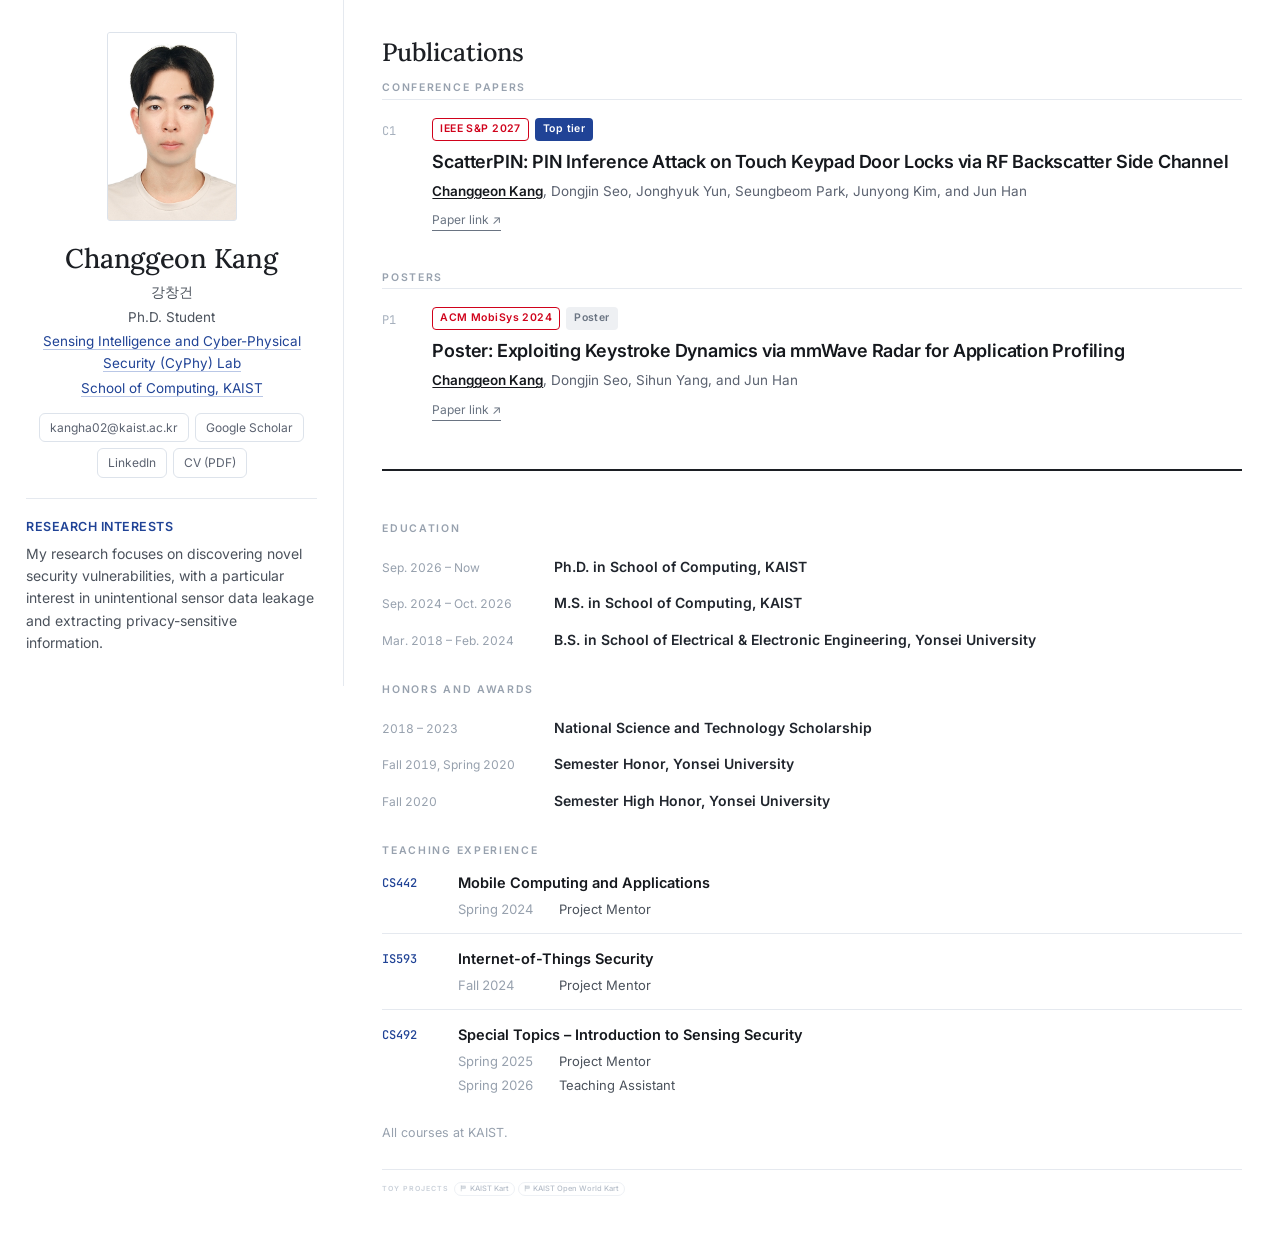
<file: index.html>
<!doctype html>
<html lang="en">
<head>
<meta charset="utf-8">
<meta name="viewport" content="width=device-width, initial-scale=1">
<title>Changgeon Kang</title>
<meta name="description" content="Changgeon Kang is a Ph.D. student in the CyPhy Lab, School of Computing, KAIST, working on cyber-physical system security and sensing systems.">
<meta name="author" content="Changgeon Kang">
<link rel="canonical" href="https://changgeonkang.github.io/">

<meta property="og:type" content="profile">
<meta property="og:title" content="Changgeon Kang">
<meta property="og:description" content="Ph.D. Student, CyPhy Lab, School of Computing, KAIST. Cyber-Physical System (CPS) Security and Sensing Systems.">
<meta property="og:url" content="https://changgeonkang.github.io/">
<meta property="og:image" content="https://changgeonkang.github.io/photo.jpg">
<meta name="twitter:card" content="summary">

<!-- An empty icon rather than no icon at all: with the tag removed the
     browser falls back to requesting /favicon.ico and draws its own
     generic glyph, which is the thing being removed here. -->
<link rel="icon" href="data:,">

<link rel="preconnect" href="https://fonts.googleapis.com">
<link rel="preconnect" href="https://fonts.gstatic.com" crossorigin>
<link rel="stylesheet" href="https://fonts.googleapis.com/css2?family=Lora:ital,wght@0,400;0,500;0,600;1,400&family=Inter:wght@300;400;500;600;700&family=JetBrains+Mono:wght@400;500&display=swap">

<!-- Tells search engines which person this page is about, and which other
     profiles are the same person, so the page can be tied to the Scholar
     and LinkedIn records rather than floating on its own. -->
<script type="application/ld+json">
{
  "@context": "https://schema.org",
  "@type": "Person",
  "name": "Changgeon Kang",
  "alternateName": "강창건",
  "url": "https://changgeonkang.github.io/",
  "image": "https://changgeonkang.github.io/photo.jpg",
  "email": "mailto:kangha02@kaist.ac.kr",
  "jobTitle": "Ph.D. Student",
  "worksFor": {
    "@type": "CollegeOrUniversity",
    "name": "KAIST",
    "department": "School of Computing",
    "url": "https://cs.kaist.ac.kr/"
  },
  "affiliation": {
    "@type": "ResearchOrganization",
    "name": "Sensing Intelligence and Cyber-Physical Security (CyPhy) Lab",
    "url": "https://www.cyphy.kaist.ac.kr/home"
  },
  "alumniOf": {
    "@type": "CollegeOrUniversity",
    "name": "Yonsei University"
  },
  "knowsAbout": [
    "Cyber-Physical System Security",
    "Sensing Systems",
    "RF Backscatter",
    "Side-Channel Attacks",
    "mmWave Radar"
  ],
  "sameAs": [
    "https://scholar.google.com/citations?user=AHf7iZIAAAAJ",
    "https://www.linkedin.com/in/changgeon-kang/",
    "https://github.com/ChanggeonKang"
  ]
}
</script>

<style>
:root{color-scheme:light}
*,*::before,*::after{box-sizing:border-box}
html{-webkit-text-size-adjust:100%}
body{margin:0;background:#fff;font-family:Inter,system-ui,-apple-system,sans-serif}
img{max-width:100%}
a:focus-visible{outline:2px solid #204396;outline-offset:2px}

/* ---------- page ---------- */
.pg{background:#fff;color:#1c1f24;line-height:1.6;font-family:Inter,sans-serif;
  --accent:#204396;--rule:#e5e9ef;--dim:#97a1ae;--body:#4b525c;--head:#15181d;--chip:#e8f6fc}
.bdg{display:inline-flex;align-items:center;font-size:10.5px;font-weight:600;letter-spacing:.04em;
  border-radius:4px;padding:3px 8px;white-space:nowrap}
/* venue badge: white fill, so the border is what keeps it reading as a badge */
.bdg-v{background:#fff;color:#d0021b;border:1px solid #d0021b;padding:2px 7px}
.bdg-s{background:#eef0f3;color:#6a7482}
/* rank badge: solid site blue, so it reads as a grade rather than a status */
.bdg-tier{background:#204396;color:#fff}
.bdg-row{display:flex;gap:6px;flex-wrap:wrap;margin-bottom:9px}
.doi{font-size:12px;text-decoration:none;color:#6a7482;border-bottom:1px solid currentColor;
  padding-bottom:1px}
.doi:hover{color:#204396}

.pg h1{font-family:Lora,Georgia,serif;font-size:27px;font-weight:500;margin:0 0 2px;
  letter-spacing:-.01em}
.pg .kr{font-size:13px;color:#8d939c;margin:0 0 8px}
.pg .idtext p,.pg .who p{font-size:13.5px;color:#4b525c;margin:0 0 3px}
.pg a.id{color:#204396;text-decoration:none;border-bottom:1px solid #b9c7e6}
.pg a.id:hover{border-color:#204396}
.pg .links{margin-top:11px;display:flex;gap:6px;flex-wrap:wrap}
.pg .links a,.pg .links button{font-size:12px;color:#5b6270;text-decoration:none;
  border:1px solid #dde3eb;border-radius:6px;padding:4px 10px;background:#fff;
  font-family:inherit;line-height:inherit}
.pg .links a:hover,.pg .links button:hover{border-color:#204396;color:#204396}
.pg .links button:focus-visible{outline:2px solid #204396;outline-offset:2px}
/* The address is shown in full and copies on click. It is a button, not a
   mailto link, so nothing ever hands the visitor off to a mail client. If
   the copy fails the address is still on screen to select by hand. */
.pg .links button.copy-mail{cursor:copy}
.pg .links button.copied{border-color:#2f6f4e;color:#2f6f4e;background:#f2f8f4}
.pg .what b{display:block;color:#204396;font-size:12.5px;letter-spacing:.04em;text-transform:uppercase;
  margin-bottom:6px;font-weight:600}
.pg .what{font-size:14px;color:#4b525c}

.pg .idrow{display:grid;grid-template-columns:116px minmax(0,380px);gap:22px;align-items:start}
.pg .photo{position:relative;aspect-ratio:390/567;border:1px solid #dde3eb;border-radius:3px;
  background:#f3f5f8;overflow:hidden}
.pg .photo img{position:absolute;inset:0;width:100%;height:100%;object-fit:cover;display:block}
.pg .idtext{min-width:0}

.pg h2.sec{font-family:Lora,Georgia,serif;font-size:25px;font-weight:500;margin:0 0 6px}
.pg h3{font-size:10.5px;font-weight:600;letter-spacing:.16em;text-transform:uppercase;
  color:#97a1ae;margin:22px 0 11px}
.pg .pub{display:grid;grid-template-columns:34px 1fr;gap:16px;padding:18px 0;
  border-top:1px solid #e5e9ef}
.pg .pub .n{font-family:"JetBrains Mono",monospace;font-size:12px;color:#a6b0bd;padding-top:4px}
.pg .pub .t{font-size:18px;font-weight:600;line-height:1.34;color:#15181d;margin-bottom:7px;
  letter-spacing:-.011em}
.pg .pub .au{font-size:13.5px;color:#5b6270;line-height:1.5}
.pg .pub .au b{color:#15181d;font-weight:600;text-decoration:underline;text-underline-offset:2px}
.pg .pub .doi{display:inline-block;margin-top:9px}
/* publications are split by type, so a poster is never mistaken for a
   full paper; the heading carries the distinction, not the entry styling */
.pg .grouphead{font-size:10.5px;font-weight:600;letter-spacing:.16em;text-transform:uppercase;
  color:#97a1ae;margin:20px 0 2px}
.pg .grouphead:first-child{margin-top:8px}
.pg .rec{display:flex;gap:14px;padding:7px 0;font-size:14px}
.pg .rec .yr{font-size:12px;color:#97a1ae;flex:none;width:158px;font-variant-numeric:tabular-nums;
  padding-top:2px}
.pg .rec .ti{color:#20252d;font-weight:600}
.eB{display:flex;flex-direction:column}
.eB .crow{display:flex;gap:16px;padding:13px 0;border-top:1px solid var(--rule)}
.eB .crow:first-child{border-top:0;padding-top:0}
.eB .ccode{font-family:"JetBrains Mono",monospace;font-size:12px;font-weight:500;flex:none;
  width:60px;color:var(--accent);padding-top:3px}
.eB .cname{font-size:14.5px;font-weight:600;color:var(--head);margin-bottom:5px}
.eB .croles{display:flex;flex-direction:column;gap:3px}
.eB .crole{font-size:13px;color:var(--body);display:flex;gap:9px}
.eB .crole em{font-style:normal;color:var(--dim);font-variant-numeric:tabular-nums;flex:none;width:92px}
.enote{font-size:12.5px;color:var(--dim);margin:14px 0 0}
/* Toy projects: real buttons, but smaller and greyer than the profile
   links, set apart from the CV content by a hairline at the very end */
.kc-main{margin-top:26px;padding-top:12px;border-top:1px solid var(--rule)}
.kc-row{display:flex;gap:3px;flex-wrap:wrap;align-items:center}
.kc-lbl{font-size:7px;font-weight:600;letter-spacing:.14em;text-transform:uppercase;color:#c9d0d9;
  margin-right:2px}
.kc{display:inline-flex;align-items:center;gap:3px;font-size:7.5px;font-weight:500;color:#b6bec9;
  text-decoration:none;border:1px solid #eef1f5;border-radius:999px;padding:0 5px;background:#fff;
  transition:color .15s,border-color .15s}
.kc:hover{color:#204396;border-color:#204396}
.kc .flag{width:6.5px;height:6.5px;flex:none}

/* ---------- layout: identity rail on wide screens, header when narrow ---------- */
/* Above 900px the identity is a sticky rail on the left and the content
   scrolls beside it. Below that the rail folds into a full-width header,
   portrait beside the identity lines rather than stacked above them. */
.optD .shell{max-width:1560px;margin-inline:auto;display:grid;
  grid-template-columns:344px minmax(0,1fr);gap:0}
.optD .rail{background:#fff;border-right:1px solid #e5e9ef;padding:32px 26px;
  position:sticky;top:0;align-self:start}
.optD .rail .idrow{grid-template-columns:1fr;gap:16px}
.optD .rail .photo{width:130px}
.optD .rail .what{margin-top:20px;padding-top:18px;border-top:1px solid #e5e9ef}
.optD .main{padding:32px clamp(20px,3vw,40px) 52px;min-width:0}
.optD .main > section + section{margin-top:30px;padding-top:26px;border-top:2px solid #1c1f24}
.optD .measure{max-width:940px}
.optD h3{margin-top:24px}
.optD section > h3:first-of-type{margin-top:14px}

/* In the rail the portrait sits above the name, so centring the identity is
   what makes their centres line up: left-aligned, the 130px photo sits 40px
   left of the 210px name's centre. Only the identity centres — the research
   statement stays left-aligned, since centred body copy loses its left edge
   and gets harder to read line to line. */
@media(min-width:901px){
  .optD .rail .railid{text-align:center}
  .optD .rail .photo{margin-inline:auto}
  .optD .rail .links{justify-content:center}
}

@media(max-width:900px){
  .optD .shell{grid-template-columns:1fr}
  .optD .rail{position:static;border-right:0;border-bottom:2px solid #1c1f24;
    padding-block:28px;padding-inline:clamp(20px,4vw,40px)}
  .optD .railinner{display:flex;gap:26px;align-items:flex-start;flex-wrap:wrap}
  .optD .railid{flex:1 1 430px;min-width:0}
  .optD .rail .idrow{grid-template-columns:116px minmax(0,380px);gap:22px}
  .optD .rail .photo{width:auto}
  .optD .rail .what{flex:1 1 300px;min-width:0;margin-top:0;padding-top:0;border-top:0;
    border-left:2px solid #1c1f24;padding-left:20px}
  .optD .main{padding-inline:clamp(20px,4vw,40px)}
}
@media(max-width:560px){
  .optD .rail .idrow{grid-template-columns:88px minmax(0,1fr);gap:16px}
}

@media (prefers-reduced-motion: reduce){*{transition:none!important;animation:none!important}}
</style>
</head>
<body>
<div class="pg optD"><div class="shell"><aside class="rail"><div class="railinner"><div class="railid"><div class="idrow"><div class="photo"><img src="photo.jpg" alt="Portrait of Changgeon Kang"></div><div class="idtext"><h1>Changgeon Kang</h1><p class="kr">강창건</p><p>Ph.D. Student</p><p><a class="id" href="https://www.cyphy.kaist.ac.kr/home" target="_blank" rel="noopener noreferrer">Sensing Intelligence and Cyber-Physical Security (CyPhy)&nbsp;Lab</a></p><p><a class="id" href="https://cs.kaist.ac.kr/" target="_blank" rel="noopener noreferrer">School of Computing, KAIST</a></p></div></div><div class="links"><button type="button" class="copy-mail" data-mail="kangha02@kaist.ac.kr" title="Click to copy"><span class="lbl-text">kangha02@kaist.ac.kr</span></button><a class="id" href="https://scholar.google.com/citations?user=AHf7iZIAAAAJ" target="_blank" rel="noopener noreferrer">Google Scholar</a><a class="id" href="https://www.linkedin.com/in/changgeon-kang/" target="_blank" rel="noopener noreferrer">LinkedIn</a><a class="id" href="CV_ChanggeonKang.pdf" target="_blank" rel="noopener noreferrer">CV (PDF)</a></div></div><div class="what"><b>Research Interests</b>My research focuses on discovering novel security vulnerabilities, with a particular interest in unintentional sensor data leakage and extracting privacy-sensitive information.</div></div></aside><main class="main"><section><h2 class="sec">Publications</h2><div class="measure"><p class="grouphead">Conference Papers</p><article class="pub"><div class="n">C1</div><div><div class="bdg-row"><span class="bdg bdg-v">IEEE S&P 2027</span><span class="bdg bdg-tier">Top tier</span></div><div class="t">ScatterPIN: PIN Inference Attack on Touch Keypad Door Locks via RF Backscatter Side Channel</div><div class="au"><b>Changgeon Kang</b>, Dongjin Seo, Jonghyuk Yun, Seungbeom Park, Junyong Kim, and Jun Han</div><a class="doi" href="https://store.computer.org/csdl/proceedings-article/sp/2027/553600a981/2lvCUSUXOlW" target="_blank" rel="noopener noreferrer">Paper link ↗</a></div></article><p class="grouphead">Posters</p><article class="pub poster"><div class="n">P1</div><div><div class="bdg-row"><span class="bdg bdg-v">ACM MobiSys 2024</span><span class="bdg bdg-s">Poster</span></div><div class="t">Poster: Exploiting Keystroke Dynamics via mmWave Radar for Application Profiling</div><div class="au"><b>Changgeon Kang</b>, Dongjin Seo, Sihun Yang, and Jun Han</div><a class="doi" href="https://dl.acm.org/doi/10.1145/3643832.3661443" target="_blank" rel="noopener noreferrer">Paper link ↗</a></div></article></div></section><section><div class="measure"><h3>Education</h3><div class="rec"><div class="yr">Sep. 2026 – Now</div><div class="ti">Ph.D. in School of Computing, KAIST</div></div><div class="rec"><div class="yr">Sep. 2024 – Oct. 2026</div><div class="ti">M.S. in School of Computing, KAIST</div></div><div class="rec"><div class="yr">Mar. 2018 – Feb. 2024</div><div class="ti">B.S. in School of Electrical &amp; Electronic Engineering, Yonsei University</div></div><h3>Honors and Awards</h3><div class="rec"><div class="yr">2018 – 2023</div><div class="ti">National Science and Technology Scholarship</div></div><div class="rec"><div class="yr">Fall 2019, Spring 2020</div><div class="ti">Semester Honor, Yonsei University</div></div><div class="rec"><div class="yr">Fall 2020</div><div class="ti">Semester High Honor, Yonsei University</div></div><h3>Teaching Experience</h3><div class="eB"><div class="crow"><div class="ccode">CS442</div><div><div class="cname">Mobile Computing and Applications</div><div class="croles"><div class="crole"><em>Spring 2024</em><span>Project Mentor</span></div></div></div></div><div class="crow"><div class="ccode">IS593</div><div><div class="cname">Internet-of-Things Security</div><div class="croles"><div class="crole"><em>Fall 2024</em><span>Project Mentor</span></div></div></div></div><div class="crow"><div class="ccode">CS492</div><div><div class="cname">Special Topics – Introduction to Sensing Security</div><div class="croles"><div class="crole"><em>Spring 2025</em><span>Project Mentor</span></div><div class="crole"><em>Spring 2026</em><span>Teaching Assistant</span></div></div></div></div></div><p class="enote">All courses at KAIST.</p><div class="kc-main"><div class="kc-row"><span class="kc-lbl">Toy projects</span><a class="kc" href="/kaistcart/" target="_blank" rel="noopener noreferrer"><svg class="flag" viewBox="0 0 16 16" aria-hidden="true"><path d="M3 1.5v13" stroke="currentColor" stroke-width="1.4" fill="none" stroke-linecap="round"/><path d="M3.7 2.2h9.6v6.6H3.7z" fill="none" stroke="currentColor" stroke-width="1"/><path d="M3.7 2.2h2.4v2.2H3.7zM8.5 2.2h2.4v2.2H8.5zM6.1 4.4h2.4v2.2H6.1zM10.9 4.4h2.4v2.2h-2.4zM3.7 6.6h2.4v2.2H3.7zM8.5 6.6h2.4v2.2H8.5z" fill="currentColor"/></svg>KAIST Kart</a><a class="kc" href="/kaistcart3/" target="_blank" rel="noopener noreferrer"><svg class="flag" viewBox="0 0 16 16" aria-hidden="true"><path d="M3 1.5v13" stroke="currentColor" stroke-width="1.4" fill="none" stroke-linecap="round"/><path d="M3.7 2.2h9.6v6.6H3.7z" fill="none" stroke="currentColor" stroke-width="1"/><path d="M3.7 2.2h2.4v2.2H3.7zM8.5 2.2h2.4v2.2H8.5zM6.1 4.4h2.4v2.2H6.1zM10.9 4.4h2.4v2.2h-2.4zM3.7 6.6h2.4v2.2H3.7zM8.5 6.6h2.4v2.2H8.5z" fill="currentColor"/></svg>KAIST Open World Kart</a></div></div></div></section></main></div></div>
<script>
/* Copies the address and nothing else — no mail client, ever. Two copy
   paths, because some browsers expose navigator.clipboard but refuse the
   write, and the older execCommand still succeeds there. If both fail we
   select the address on the page so it can be copied by hand; the address
   is rendered in full either way, so it is never hidden behind the click. */
document.addEventListener('click', async function (ev) {
  var btn = ev.target.closest && ev.target.closest('.copy-mail');
  if (!btn || btn.dataset.busy) return;
  var addr = btn.dataset.mail;
  var label = btn.querySelector('.lbl-text');
  var copied = false;

  try {
    if (navigator.clipboard && window.isSecureContext) {
      await navigator.clipboard.writeText(addr);
      copied = true;
    }
  } catch (e) { /* fall through to execCommand */ }

  if (!copied) {
    try {
      var ta = document.createElement('textarea');
      ta.value = addr;
      ta.setAttribute('readonly', '');
      ta.style.cssText = 'position:fixed;top:0;left:0;opacity:0;pointer-events:none';
      document.body.appendChild(ta);
      ta.select();
      ta.setSelectionRange(0, addr.length);
      copied = document.execCommand('copy');
      ta.remove();
    } catch (e) { copied = false; }
  }

  btn.dataset.busy = '1';
  var prev = label.textContent;

  if (copied) {
    label.textContent = 'Copied ✓';
    btn.classList.add('copied');
  } else {
    // leave the address selected so Ctrl+C finishes the job
    try {
      var sel = window.getSelection();
      var range = document.createRange();
      range.selectNodeContents(label);
      sel.removeAllRanges();
      sel.addRange(range);
    } catch (e) { /* nothing more to offer */ }
  }

  setTimeout(function () {
    label.textContent = prev;
    btn.classList.remove('copied');
    delete btn.dataset.busy;
  }, 1400);
});
</script>
</body>
</html>
</file>
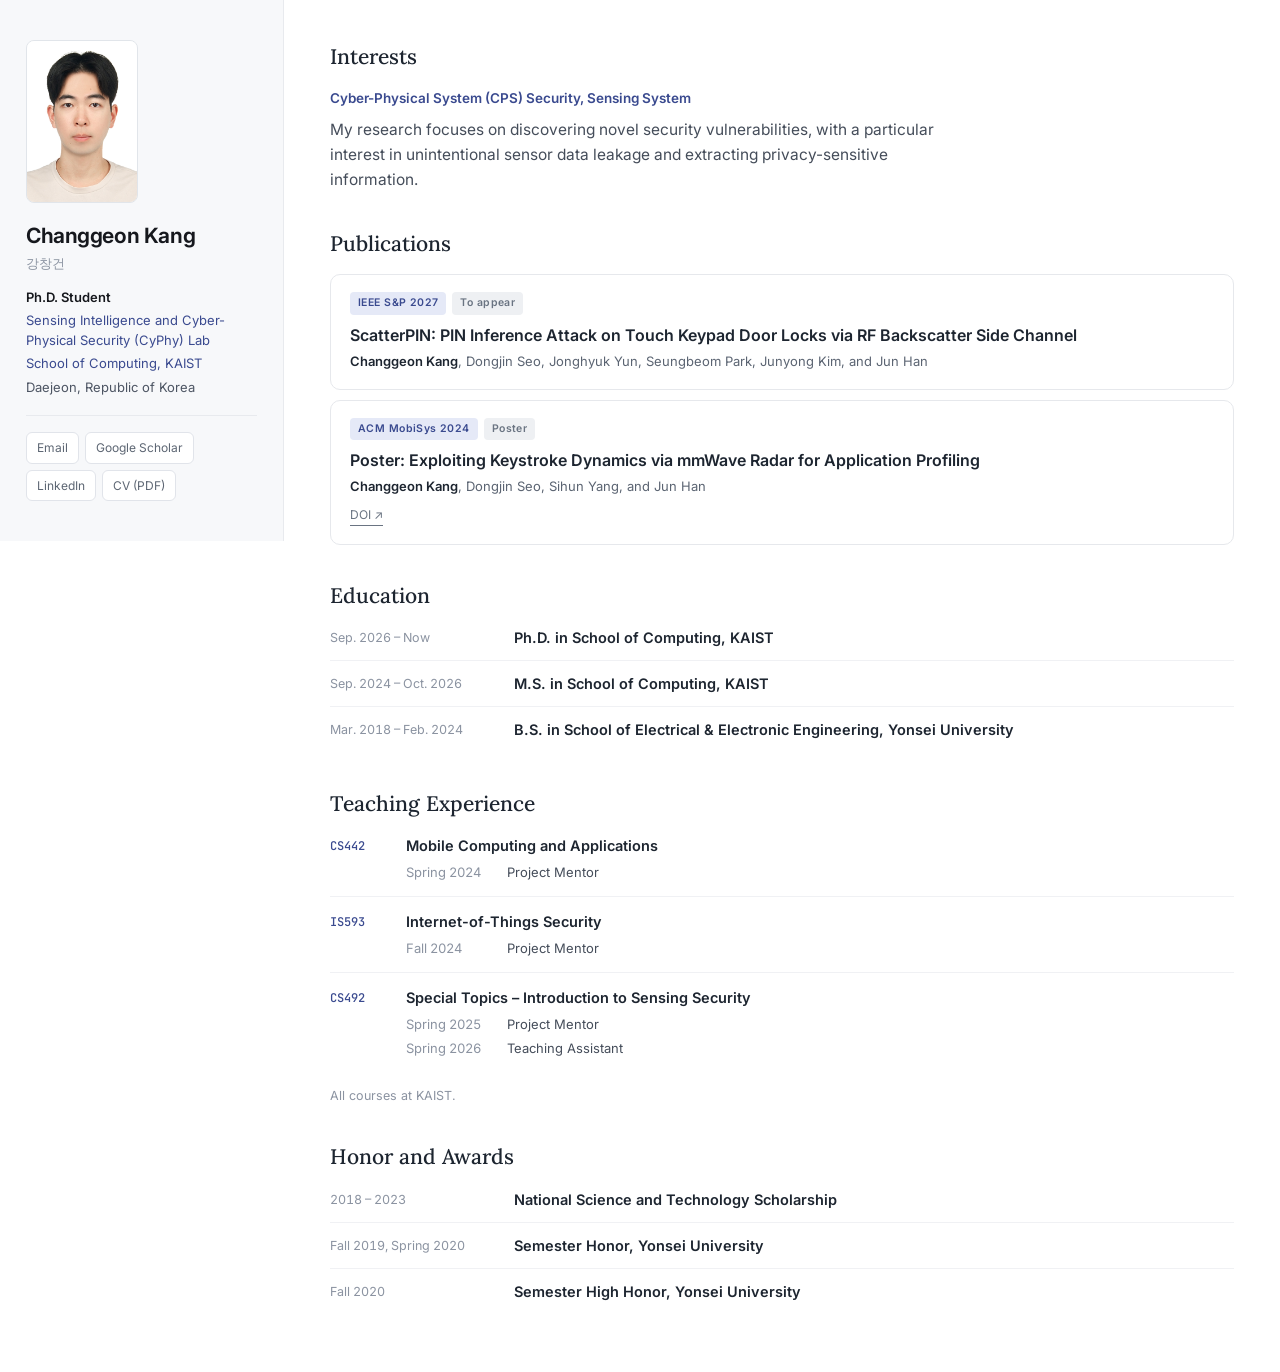
<file: panel.html>
<!doctype html>
<html lang="en">
<head>
<meta charset="utf-8">
<meta name="viewport" content="width=device-width, initial-scale=1">
<title>Changgeon Kang</title>
<meta name="description" content="Changgeon Kang is a Ph.D. student in the CyPhy Lab, School of Computing, KAIST, working on cyber-physical system security and sensing systems.">
<meta name="author" content="Changgeon Kang">
<link rel="canonical" href="https://changgeonkang.github.io/">

<meta property="og:type" content="profile">
<meta property="og:title" content="Changgeon Kang">
<meta property="og:description" content="Ph.D. Student, CyPhy Lab, School of Computing, KAIST. Cyber-Physical System (CPS) Security and Sensing Systems.">
<meta property="og:url" content="https://changgeonkang.github.io/">
<meta property="og:image" content="https://changgeonkang.github.io/photo.jpg">
<meta name="twitter:card" content="summary">

<link rel="icon" href="data:image/svg+xml,<svg xmlns='http://www.w3.org/2000/svg' viewBox='0 0 32 32'><rect width='32' height='32' rx='6' fill='%238a3324'/><text x='16' y='23' font-family='Georgia,serif' font-size='19' fill='%23fff' text-anchor='middle'>C</text></svg>">

<link rel="preconnect" href="https://fonts.googleapis.com">
<link rel="preconnect" href="https://fonts.gstatic.com" crossorigin>
<link rel="stylesheet" href="https://fonts.googleapis.com/css2?family=Lora:ital,wght@0,400;0,500;0,600;1,400&family=Inter:wght@300;400;500;600;700&family=JetBrains+Mono:wght@400;500&display=swap">

<style>
:root{color-scheme:light}
*,*::before,*::after{box-sizing:border-box}
html{-webkit-text-size-adjust:100%}
body{margin:0;background:#ffffff;font-family:Inter,system-ui,-apple-system,sans-serif}
img{max-width:100%}
a:focus-visible,button:focus-visible{outline:2px solid currentColor;outline-offset:2px}

/* ---- publication record language ---- */
.bdg{display:inline-flex;align-items:center;font-family:Inter,sans-serif;font-size:10.5px;
  font-weight:600;letter-spacing:.04em;border-radius:4px;padding:3px 8px;white-space:nowrap}
.bdg-v{background:#e5e9f7;color:#3a4a8f}
.bdg-s{background:#eef0f3;color:#6a7482}
.bdg-row{display:flex;gap:6px;flex-wrap:wrap;margin-bottom:9px}
.doi{font-family:Inter,sans-serif;font-size:12px;text-decoration:none;
  color:#6a7482;border-bottom:1px solid currentColor;padding-bottom:1px}
.doi:hover{color:#3a4a8f}

/* ---- teaching experience ---- */
.eB{display:flex;flex-direction:column}
.eB .crow{display:flex;gap:16px;padding:13px 0;border-top:1px solid var(--rule)}
.eB .crow:first-child{border-top:0;padding-top:0}
.eB .ccode{font-family:"JetBrains Mono",monospace;font-size:12px;font-weight:500;flex:none;
  width:60px;color:var(--accent);padding-top:3px}
.eB .cname{font-size:14.5px;font-weight:600;color:var(--head);margin-bottom:5px}
.eB .croles{display:flex;flex-direction:column;gap:3px}
.eB .crole{font-size:13px;color:var(--body);display:flex;gap:9px}
.eB .crole em{font-style:normal;color:var(--dim);font-variant-numeric:tabular-nums;
  flex:none;width:92px}

.enote{font-size:12.5px;color:var(--dim);margin:14px 0 0}

/* ---- page ---- */
.v3{display:flex;background:#fff;color:#16181d;line-height:1.6;font-family:Inter,sans-serif;
  --accent:#3a4a8f;--rule:#f0f1f4;--dim:#8b93a1;--body:#454d5a;--head:#1d2530;--chip:#eef0f5}
.v3 .rail{width:284px;flex:none;background:#f7f8fa;border-right:1px solid #e8eaee;
  padding-block:40px;padding-inline:26px;position:sticky;top:0;align-self:flex-start}
.v3 .rail img{width:112px;aspect-ratio:390/567;height:auto;border-radius:8px;object-fit:cover;
  border:1px solid #e1e5ea;background:#fff;margin-bottom:16px;display:block}
.v3 .rail h1{font-size:21px;font-weight:650;letter-spacing:-.02em;margin:0 0 2px}
.v3 .rail .kr{font-size:13px;color:#8b93a1;margin:0 0 14px}
.v3 .rail p{font-size:13px;color:#4d5563;margin:0 0 4px;line-height:1.5}
.v3 .rail p b{color:#16181d;font-weight:600}
.v3 .rail a{color:#3a4a8f;text-decoration:none}
.v3 .rail a:hover{text-decoration:underline}
.v3 .soc{border-top:1px solid #e8eaee;margin-top:18px;padding-top:16px;
  display:flex;flex-wrap:wrap;gap:6px}
.v3 .soc a{font-size:12px;color:#5d6673;text-decoration:none;background:#fff;
  border:1px solid #e1e4ea;border-radius:6px;padding:5px 10px}
.v3 .soc a:hover{border-color:#3a4a8f;color:#3a4a8f}
.v3 .main{flex:1;min-width:0;padding-block:40px 58px;padding-inline:clamp(20px,4vw,46px)}
.v3 h2{font-family:Lora,Georgia,serif;font-size:21px;font-weight:500;color:#1d2530;margin:34px 0 14px}
.v3 h2:first-child{margin-top:0}
.v3 .stmt{font-size:15.5px;color:#454d5a;margin:0;max-width:64ch}
.v3 .kw{font-size:13.5px;font-weight:600;color:#3a4a8f;margin:0 0 9px}
.v3 .pub{border:1px solid #e6e8ec;border-radius:10px;padding:17px 19px;margin-bottom:10px;
  transition:border-color .16s,box-shadow .16s}
.v3 .pub:hover{border-color:#c6cfe6;box-shadow:0 3px 14px rgba(58,74,143,.07)}
.v3 .pub .t{font-size:16px;font-weight:600;line-height:1.38;color:#1d2530;margin-bottom:6px}
.v3 .pub .au{font-size:13px;color:#5b6472;line-height:1.5}
.v3 .pub .au b{color:#1d2530;font-weight:600}
.v3 .pub .doi{display:inline-block;margin-top:8px}
.v3 .rec{display:flex;gap:18px;padding:11px 0;border-top:1px solid #f0f1f4}
.v3 h2 + .rec{border-top:0;padding-top:0}
.v3 .rec .yr{font-size:12.5px;color:#8b93a1;flex:none;width:166px;padding-top:2px;
  font-variant-numeric:tabular-nums}
.v3 .rec .ti{font-size:14.5px;font-weight:600;color:#1d2530}
.v3 .rec .su{font-size:13.5px;color:#5b6472;margin-top:1px}
@media(max-width:880px){
  .v3{flex-direction:column}
  .v3 .rail{width:auto;position:static;border-right:0;border-bottom:1px solid #e8eaee;
    padding-block:30px;padding-inline:20px}
  .v3 .main{padding-block:30px 46px}
}
@media(max-width:560px){.v3 .rec{flex-direction:column;gap:2px}.v3 .rec .yr{width:auto}}

@media (prefers-reduced-motion: reduce){*{transition:none!important;animation:none!important}}
</style>
</head>
<body>
<section class="v3"><aside class="rail"><img src="photo.jpg" alt="Portrait of Changgeon Kang"><h1>Changgeon Kang</h1><p class="kr">강창건</p><p><b>Ph.D. Student</b></p><p><a href="https://www.cyphy.kaist.ac.kr/home">Sensing Intelligence and Cyber-Physical Security (CyPhy)&nbsp;Lab</a></p><p><a href="https://cs.kaist.ac.kr/">School of Computing, KAIST</a></p><p>Daejeon, Republic of Korea</p><div class="soc"><a href="mailto:kangha02@kaist.ac.kr">Email</a><a href="https://scholar.google.com/citations?user=AHf7iZIAAAAJ">Google Scholar</a><a href="https://www.linkedin.com/in/changgeon-kang/">LinkedIn</a><a href="CV_ChanggeonKang.pdf">CV (PDF)</a></div></aside><main class="main"><h2>Interests</h2><p class="kw">Cyber-Physical System (CPS) Security, Sensing System</p><p class="stmt">My research focuses on discovering novel security vulnerabilities, with a particular interest in unintentional sensor data leakage and extracting privacy-sensitive information.</p><h2>Publications</h2><article class="pub"><div class="bdg-row"><span class="bdg bdg-v">IEEE S&P 2027</span><span class="bdg bdg-s">To appear</span></div><div class="t">ScatterPIN: PIN Inference Attack on Touch Keypad Door Locks via RF Backscatter Side Channel</div><div class="au"><b>Changgeon Kang</b>, Dongjin Seo, Jonghyuk Yun, Seungbeom Park, Junyong Kim, and Jun Han</div></article><article class="pub"><div class="bdg-row"><span class="bdg bdg-v">ACM MobiSys 2024</span><span class="bdg bdg-s">Poster</span></div><div class="t">Poster: Exploiting Keystroke Dynamics via mmWave Radar for Application Profiling</div><div class="au"><b>Changgeon Kang</b>, Dongjin Seo, Sihun Yang, and Jun Han</div><a class="doi" href="#">DOI ↗</a></article><h2>Education</h2><div class="rec"><div class="yr">Sep. 2026 – Now</div><div><div class="ti">Ph.D. in School of Computing, KAIST</div></div></div><div class="rec"><div class="yr">Sep. 2024 – Oct. 2026</div><div><div class="ti">M.S. in School of Computing, KAIST</div></div></div><div class="rec"><div class="yr">Mar. 2018 – Feb. 2024</div><div><div class="ti">B.S. in School of Electrical &amp; Electronic Engineering, Yonsei University</div></div></div><h2>Teaching Experience</h2><div class="eB"><div class="crow"><div class="ccode">CS442</div><div><div class="cname">Mobile Computing and Applications</div><div class="croles"><div class="crole"><em>Spring 2024</em><span>Project Mentor</span></div></div></div></div><div class="crow"><div class="ccode">IS593</div><div><div class="cname">Internet-of-Things Security</div><div class="croles"><div class="crole"><em>Fall 2024</em><span>Project Mentor</span></div></div></div></div><div class="crow"><div class="ccode">CS492</div><div><div class="cname">Special Topics – Introduction to Sensing Security</div><div class="croles"><div class="crole"><em>Spring 2025</em><span>Project Mentor</span></div><div class="crole"><em>Spring 2026</em><span>Teaching Assistant</span></div></div></div></div></div><p class="enote">All courses at KAIST.</p><h2>Honor and Awards</h2><div class="rec"><div class="yr">2018 – 2023</div><div><div class="ti">National Science and Technology Scholarship</div></div></div><div class="rec"><div class="yr">Fall 2019, Spring 2020</div><div><div class="ti">Semester Honor, Yonsei University</div></div></div><div class="rec"><div class="yr">Fall 2020</div><div><div class="ti">Semester High Honor, Yonsei University</div></div></div></main></section>
</body>
</html>
</file>
